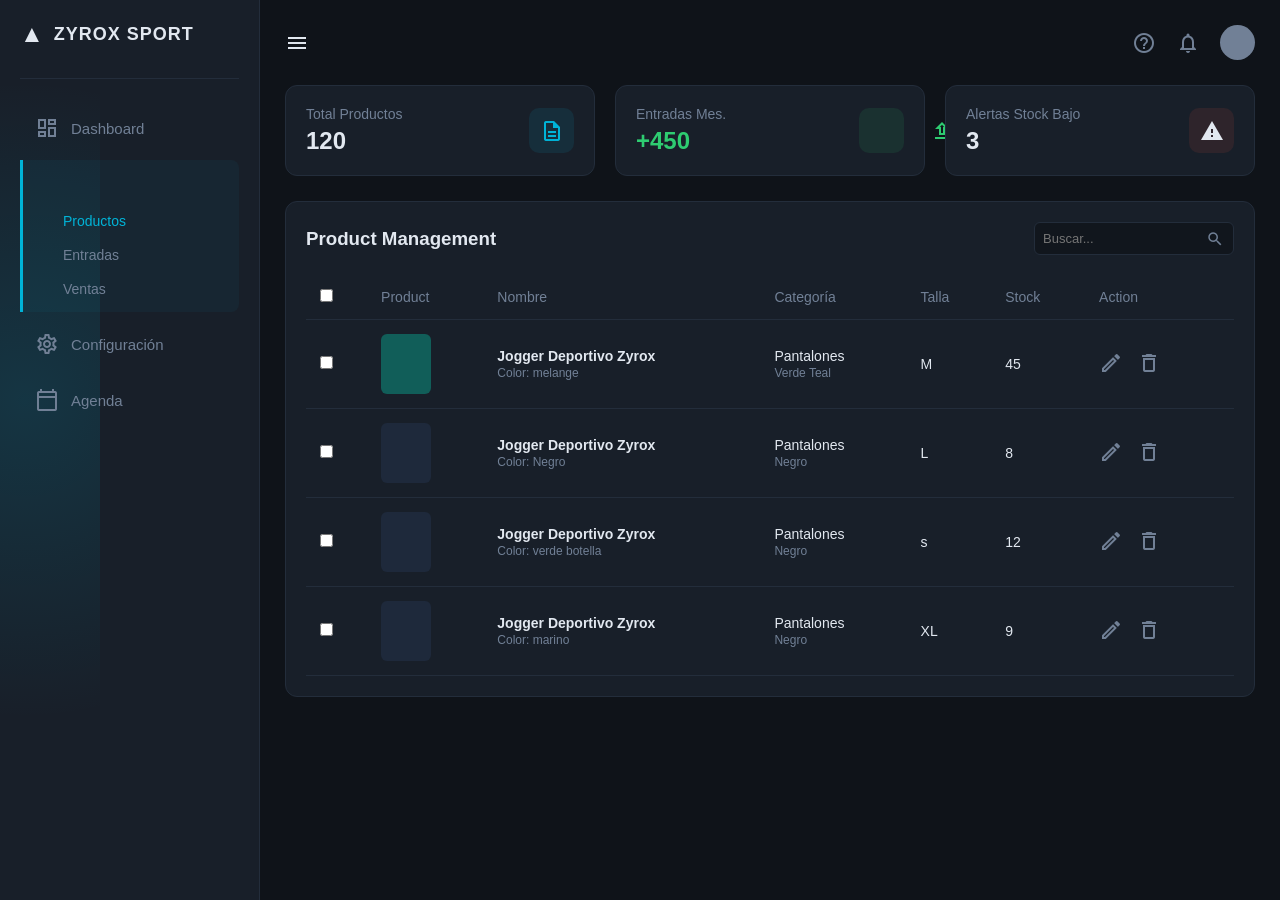
<file: index.html>
<!DOCTYPE html>
<html lang="es">
<head>
    <meta charset="UTF-8">
    <meta name="viewport" content="width=device-width, initial-scale=1.0">
    <title>Zyrox Sport - Inventario</title>
    <link rel="stylesheet" href="./style.css">
    <link href="https://fonts.googleapis.com/icon?family=Material+Icons+Outlined" rel="stylesheet">
</head>

<body>

    <div class="container">
        
        <aside class="sidebar">
            <div class="logo-container">
                <div class="logo-icon">▲</div>
                <h2>ZYROX SPORT</h2>
            </div>
            
            <nav class="menu">
                <a href="#" class="menu-item">
                    <span class="material-icons-outlined">dashboard</span> Dashboard
                </a>
                <div class="menu-group active">
                    <a href="#" class="menu-item main-group">
                        <span class="material-icons-outlined">inventory_2</span> Inventario
                        <span class="material-icons-outlined arrow">expand_more</span>
                    </a>
                    <div class="submenu">
                        <a href="#" class="submenu-item active">Productos</a>
                        <a href="#" class="submenu-item">Entradas</a>
                        <a href="#" class="submenu-item">Ventas</a>
                    </div>
                </div>
                <a href="#" class="menu-item">
                    <span class="material-icons-outlined">settings</span> Configuración
                </a>
                <a href="#" class="menu-item">
                    <span class="material-icons-outlined">calendar_today</span> Agenda
                </a>
            </nav>
        </aside>

        <main class="main-content">
            
            <header class="top-header">
                <span class="material-icons-outlined menu-toggle">menu</span>
                <div class="header-actions">
                    <span class="material-icons-outlined">help_outline</span>
                    <span class="material-icons-outlined">notifications</span>
                    <div class="user-avatar"></div>
                </div>
            </header>

            <section class="cards-grid">
                <div class="card">
                    <div class="card-info">
                        <p class="card-title">Total Productos</p>
                        <h3 class="card-value">120</h3>
                    </div>
                    <div class="card-icon blue">
                        <span class="material-icons-outlined">description</span>
                    </div>
                </div>
                <div class="card">
                    <div class="card-info">
                        <p class="card-title">Entradas Mes.</p>
                        <h3 class="card-value green">+450</h3>
                    </div>
                    <div class="card-icon green">
                        <span class="material-icons-outlined">file_upload</span>
                    </div>
                </div>
                <div class="card alert-card">
                    <div class="card-info">
                        <p class="card-title">Alertas Stock Bajo</p>
                        <h3 class="card-value red">3</h3>
                    </div>
                    <div class="card-icon red">
                        <span class="material-icons-outlined">warning</span>
                    </div>
                </div>
            </section>

            <section class="product-management">
                <div class="section-header">
                    <h3>Product Management</h3>
                    <div class="search-box">
                        <input type="text" placeholder="Buscar...">
                        <span class="material-icons-outlined">search</span>
                    </div>
                </div>

                <div class="table-container">
                    <table class="product-table">
                        <thead>
                            <tr>
                                <th><input type="checkbox"></th>
                                <th>Product</th>
                                <th>Nombre</th>
                                <th>Categoría</th>
                                <th>Talla</th>
                                <th>Stock</th>
                                <th>Action</th>
                            </tr>
                        </thead>
                        <tbody>
                            <tr>
                                <td><input type="checkbox"></td>
                                <td>
                                    <div class="product-img-placeholder teal-bg"></div>
                                </td>
                                <td>
                                    <strong>Jogger Deportivo Zyrox</strong><br>
                                    <span class="text-muted">Color: melange</span>
                                </td>
                                <td>Pantalones<br><span class="text-muted">Verde Teal</span></td>
                                <td>M</td>
                                <td>45</td>
                                <td>
                                    <span class="material-icons-outlined action-icon edit btn-editar">edit</span>
                                    <span class="material-icons-outlined action-icon delete">delete</span>
                                </td>
                            </tr>
                            <tr>
                                <td><input type="checkbox"></td>
                                <td>
                                    <div class="product-img-placeholder black-bg"></div>
                                </td>
                                <td>
                                    <strong>Jogger Deportivo Zyrox</strong><br>
                                    <span class="text-muted">Color: Negro</span>
                                </td>
                                <td>Pantalones<br><span class="text-muted">Negro</span></td>
                                <td>L</td>
                                <td>8</td>
                                <td>
                                    <span class="material-icons-outlined action-icon edit btn-editar">edit</span>
                                    <span class="material-icons-outlined action-icon delete">delete</span>
                                </td>
                            </tr>
                             <tr>
                                <td><input type="checkbox"></td>
                                <td>
                                    <div class="product-img-placeholder black-bg"></div>
                                </td>
                                <td>
                                    <strong>Jogger Deportivo Zyrox</strong><br>
                                    <span class="text-muted">Color: verde botella</span>
                                </td>
                                <td>Pantalones<br><span class="text-muted">Negro</span></td>
                                <td>s</td>
                                <td>12</td>
                                <td>
                                    <span class="material-icons-outlined action-icon edit btn-editar">edit</span>
                                    <span class="material-icons-outlined action-icon delete">delete</span>
                                </td>
                            </tr>
                             <tr>
                                <td><input type="checkbox"></td>
                                <td>
                                    <div class="product-img-placeholder black-bg"></div>
                                </td>
                                <td>
                                    <strong>Jogger Deportivo Zyrox</strong><br>
                                    <span class="text-muted">Color: marino</span>
                                </td>
                                <td>Pantalones<br><span class="text-muted">Negro</span></td>
                                <td>XL</td>
                                <td>9</td>
                                <td>
                                    <span class="material-icons-outlined action-icon edit btn-editar">edit</span>
                                    <span class="material-icons-outlined action-icon delete">delete</span>
                                </td>
                            </tr>
                        </tbody>    
                    </table>
                </div>
            </section>

            <div class="sale-modal">
                <div class="modal-header">
                    <h4>Registrar Venta</h4>
                    <<span class="material-icons-outlined close-icon btn-cerrar">close</span>
                </div>
                <div class="modal-body">
                    <div class="form-group">
                        <label>Producto ID</label>
                        <input type="text" value="Jogger Deportivo Zyrox 1000169559" readonly>
                    </div>
                    <div class="form-row">
                        <div class="form-group">
                            <label>Talla</label>
                            <select>
                                <option>M</option>
                                <option>L</option>
                                <option>S</option>
                            </select>
                        </div>
                        <div class="form-group">
                            <label>Cantidad</label>
                            <input type="number" value="3">
                        </div>
                    </div>
                    <div class="modal-footer">
                        <span class="stock-preview">Stock Actualizado: 42</span>
                    </div>
                </div>
            </div>

        </main>
    </div>

</body>
<script src="./script.js"></script>
</html>
</file>
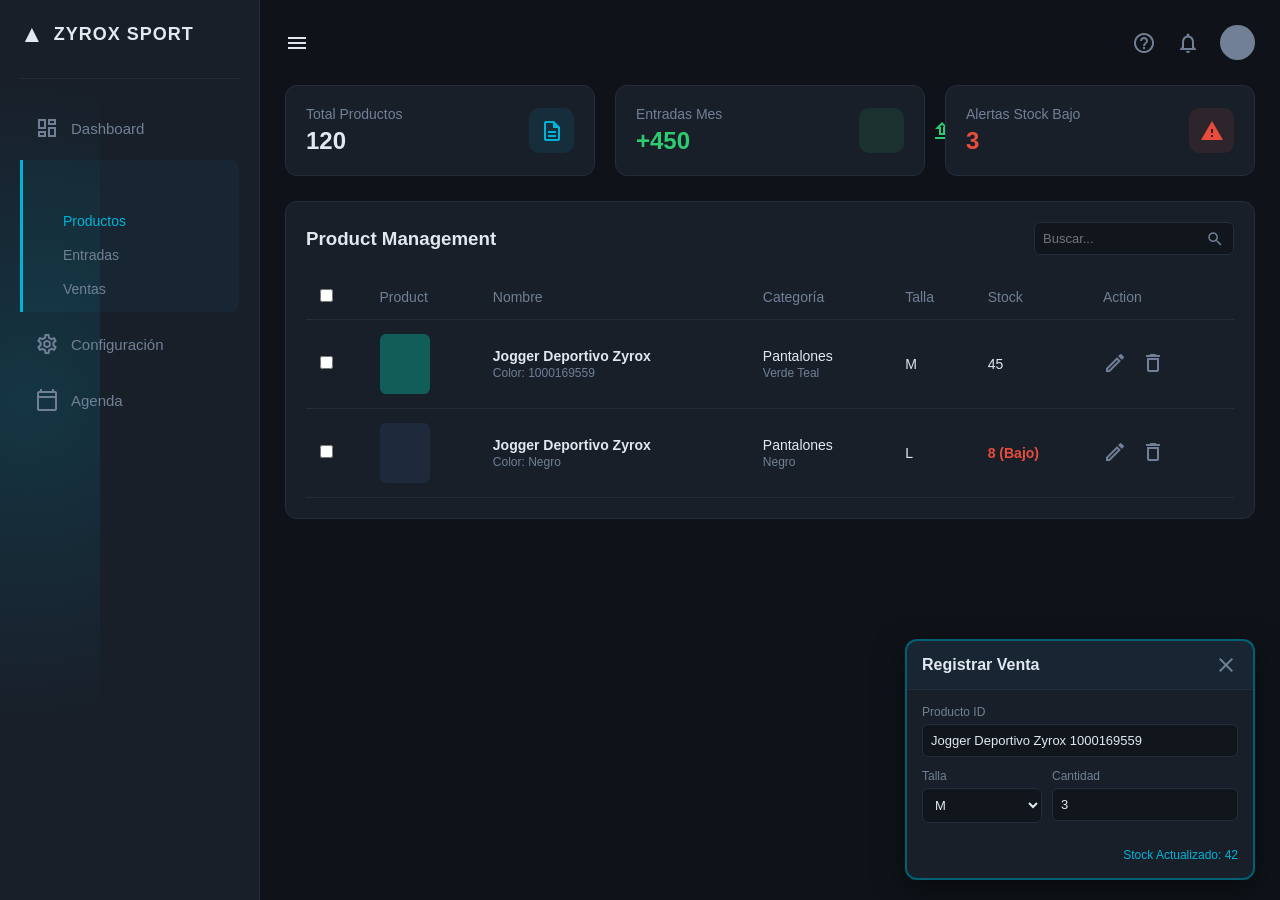
<file: estrutura.html>
<!DOCTYPE html>
<html lang="es">
<head>
    <meta charset="UTF-8">
    <meta name="viewport" content="width=device-width, initial-scale=1.0">
    <title>Zyrox Sport - Inventario</title>
    <link rel="stylesheet" href="./stylepricipal.css">
    <link href="https://fonts.googleapis.com/icon?family=Material+Icons+Outlined" rel="stylesheet">
</head>
<body>

    <div class="container">
        
        <aside class="sidebar">
            <div class="logo-container">
                <div class="logo-icon">▲</div>
                <h2>ZYROX SPORT</h2>
            </div>
            
            <nav class="menu">
                <a href="#" class="menu-item">
                    <span class="material-icons-outlined">dashboard</span> Dashboard
                </a>
                <div class="menu-group active">
                    <a href="#" class="menu-item main-group">
                        <span class="material-icons-outlined">inventory_2</span> Inventario
                        <span class="material-icons-outlined arrow">expand_more</span>
                    </a>
                    <div class="submenu">
                        <a href="#" class="submenu-item active">Productos</a>
                        <a href="#" class="submenu-item">Entradas</a>
                        <a href="#" class="submenu-item">Ventas</a>
                    </div>
                </div>
                <a href="#" class="menu-item">
                    <span class="material-icons-outlined">settings</span> Configuración
                </a>
                <a href="#" class="menu-item">
                    <span class="material-icons-outlined">calendar_today</span> Agenda
                </a>
            </nav>
        </aside>

        <main class="main-content">
            
            <header class="top-header">
                <span class="material-icons-outlined menu-toggle">menu</span>
                <div class="header-actions">
                    <span class="material-icons-outlined">help_outline</span>
                    <span class="material-icons-outlined">notifications</span>
                    <div class="user-avatar"></div>
                </div>
            </header>

            <section class="cards-grid">
                <div class="card">
                    <div class="card-info">
                        <p class="card-title">Total Productos</p>
                        <h3 class="card-value">120</h3>
                    </div>
                    <div class="card-icon blue">
                        <span class="material-icons-outlined">description</span>
                    </div>
                </div>
                <div class="card">
                    <div class="card-info">
                        <p class="card-title">Entradas Mes</p>
                        <h3 class="card-value green">+450</h3>
                    </div>
                    <div class="card-icon green">
                        <span class="material-icons-outlined">file_upload</span>
                    </div>
                </div>
                <div class="card alert-card">
                    <div class="card-info">
                        <p class="card-title">Alertas Stock Bajo</p>
                        <h3 class="card-value red">3</h3>
                    </div>
                    <div class="card-icon red">
                        <span class="material-icons-outlined">warning</span>
                    </div>
                </div>
            </section>

            <section class="product-management">
                <div class="section-header">
                    <h3>Product Management</h3>
                    <div class="search-box">
                        <input type="text" placeholder="Buscar...">
                        <span class="material-icons-outlined">search</span>
                    </div>
                </div>

                <div class="table-container">
                    <table class="product-table">
                        <thead>
                            <tr>
                                <th><input type="checkbox"></th>
                                <th>Product</th>
                                <th>Nombre</th>
                                <th>Categoría</th>
                                <th>Talla</th>
                                <th>Stock</th>
                                <th>Action</th>
                            </tr>
                        </thead>
                        <tbody>
                            <tr>
                                <td><input type="checkbox"></td>
                                <td>
                                    <div class="product-img-placeholder teal-bg"></div>
                                </td>
                                <td>
                                    <strong>Jogger Deportivo Zyrox</strong><br>
                                    <span class="text-muted">Color: 1000169559</span>
                                </td>
                                <td>Pantalones<br><span class="text-muted">Verde Teal</span></td>
                                <td>M</td>
                                <td>45</td>
                                <td>
                                    <span class="material-icons-outlined action-icon edit">edit</span>
                                    <span class="material-icons-outlined action-icon delete">delete</span>
                                </td>
                            </tr>
                            <tr>
                                <td><input type="checkbox"></td>
                                <td>
                                    <div class="product-img-placeholder black-bg"></div>
                                </td>
                                <td>
                                    <strong>Jogger Deportivo Zyrox</strong><br>
                                    <span class="text-muted">Color: Negro</span>
                                </td>
                                <td>Pantalones<br><span class="text-muted">Negro</span></td>
                                <td>L</td>
                                <td class="text-danger">8 (Bajo)</td>
                                <td>
                                    <span class="material-icons-outlined action-icon edit">edit</span>
                                    <span class="material-icons-outlined action-icon delete">delete</span>
                                </td>
                            </tr>
                        </tbody>
                    </table>
                </div>
            </section>

            <div class="sale-modal">
                <div class="modal-header">
                    <h4>Registrar Venta</h4>
                    <span class="material-icons-outlined close-icon">close</span>
                </div>
                <div class="modal-body">
                    <div class="form-group">
                        <label>Producto ID</label>
                        <input type="text" value="Jogger Deportivo Zyrox 1000169559" readonly>
                    </div>
                    <div class="form-row">
                        <div class="form-group">
                            <label>Talla</label>
                            <select>
                                <option>M</option>
                                <option>L</option>
                                <option>S</option>
                            </select>
                        </div>
                        <div class="form-group">
                            <label>Cantidad</label>
                            <input type="number" value="3">
                        </div>
                    </div>
                    <div class="modal-footer">
                        <span class="stock-preview">Stock Actualizado: 42</span>
                    </div>
                </div>
            </div>

        </main>
    </div>

</body>
</html>
</file>
<file: style.css>
/* ==========================================================================
   1. VARIABLES DE COLORES (Edita aquí para cambiar los tonos del sistema)
   ========================================================================== */
:root {
    --bg-main: #0f1319;       /* Fondo general de la aplicación */
    --bg-card: #181f29;       /* Fondo de tarjetas, tablas y barra lateral */
    --bg-input: #11161d;      /* Fondo de los campos de texto e inputs */
    --text-main: #e2e8f0;     /* Color de texto principal (blanco grisáceo) */
    --text-muted: #718096;    /* Color de texto secundario o secundario */
    --accent-blue: #00b4d8;   /* Azul neón para elementos activos e iconos */
    --accent-green: #2ecc71;  /* Verde para entradas positivas */
    --border-color: #232d3b;  /* Color de las líneas divisorias */
}

/* Reset básico */
* {
    margin: 0;
    padding: 0;
    box-sizing: border-box;
    font-family: 'Segoe UI', Tahoma, Geneva, Verdana, sans-serif;
}

body {
    background-color: var(--bg-main);
    color: var(--text-main);
    min-height: 100vh;
}

/* Contenedor Grid para separar Sidebar de Main Content */
.container {
    display: grid;
    grid-template-columns: 260px 1fr;
    min-height: 100vh;
}

/* ==========================================================================
   2. ESTILOS DE LA BARRA LATERAL (SIDEBAR)
   ========================================================================== */
.sidebar {
    background-color: var(--bg-card);
    border-right: 1px solid var(--border-color);
    padding: 20px;
    display: flex;
    flex-direction: column;
    position: relative;
    overflow: hidden;
}

/* Efecto de rayo/neón azul de fondo inspirado en tu imagen */
.sidebar::before {
    content: '';
    position: absolute;
    top: -50px;
    left: -50px;
    width: 150px;
    height: 100%;
    background: radial-gradient(circle, rgba(0,180,216,0.15) 0%, transparent 70%);
    z-index: 1;
    pointer-events: none;
}

.logo-container {
    display: flex;
    align-items: center;
    gap: 10px;
    padding-bottom: 30px;
    border-bottom: 1px solid var(--border-color);
    z-index: 2;
}

.logo-icon {
    font-size: 24px;
    color: var(--text-main);
}

.logo-container h2 {
    font-size: 18px;
    letter-spacing: 1px;
}

/* Elementos del Menú */
.menu {
    margin-top: 25px;
    display: flex;
    flex-direction: column;
    gap: 8px;
    z-index: 2;
}

.menu-item {
    display: flex;
    align-items: center;
    gap: 12px;
    color: var(--text-muted);
    text-decoration: none;
    padding: 12px 15px;
    border-radius: 8px;
    font-size: 15px;
    transition: all 0.3s ease;
}

.menu-item:hover {
    color: var(--text-main);
    background-color: rgba(255, 255, 255, 0.05);
}

/* Grupo del menú que está activo (Inventario) */
.menu-group.active {
    background-color: rgba(0, 180, 216, 0.05);
    border-left: 3px solid var(--accent-blue);
    border-radius: 0 8px 8px 0;
}

.menu-group.active .main-group {
    color: var(--accent-blue);
    font-weight: 600;
}

.arrow {
    margin-left: auto;
}

/* Submenú interno */
.submenu {
    padding-left: 40px;
    display: flex;
    flex-direction: column;
    gap: 8px;
    margin-bottom: 10px;
}

.submenu-item {
    color: var(--text-muted);
    text-decoration: none;
    font-size: 14px;
    padding: 5px 0;
}

.submenu-item.active {
    color: var(--accent-blue);
}

/* ==========================================================================
   3. PANEL PRINCIPAL Y BARRA SUPERIOR
   ========================================================================== */
.main-content {
    padding: 25px;
    display: flex;
    flex-direction: column;
    gap: 25px;
    position: relative;
}

.top-header {
    display: flex;
    justify-content: space-between;
    align-items: center;
}

.menu-toggle {
    cursor: pointer;
    font-size: 28px;
}

.header-actions {
    display: flex;
    align-items: center;
    gap: 20px;
    color: var(--text-muted);
}

.header-actions span {
    cursor: pointer;
}

.user-avatar {
    width: 35px;
    height: 35px;
    background-color: var(--text-muted);
    border-radius: 50%;
}

/* ==========================================================================
   4. TARJETAS INFORMATIVAS (KPI CARDS)
   ========================================================================== */
.cards-grid {
    display: grid;
    grid-template-columns: repeat(auto-fit, minmax(220px, 1fr));
    gap: 20px;
}

.card {
    background-color: var(--bg-card);
    border: 1px solid var(--border-color);
    padding: 20px;
    border-radius: 12px;
    display: flex;
    justify-content: space-between;
    align-items: center;
}

.card-title {
    color: var(--text-muted);
    font-size: 14px;
    margin-bottom: 5px;
}

.card-value {
    font-size: 24px;
    font-weight: bold;
}

.card-icon {
    width: 45px;
    height: 45px;
    border-radius: 10px;
    display: flex;
    align-items: center;
    justify-content: center;
}

/* Colores dinámicos para los iconos de las tarjetas */
.card-icon.blue { background-color: rgba(0, 180, 216, 0.1); color: var(--accent-blue); }
.card-icon.green { background-color: rgba(46, 204, 113, 0.1); color: var(--accent-green); }
.card-icon.red { background-color: rgba(231, 76, 60, 0.1); color: var(--accent-red); }

.green { color: var(--accent-green); }
.red { color: var(--accent-red); }

/* ==========================================================================
   5. SECCIÓN DE ADMINISTRACIÓN Y TABLA DE PRODUCTOS
   ========================================================================== */
.product-management {
    background-color: var(--bg-card);
    border: 1px solid var(--border-color);
    border-radius: 12px;
    padding: 20px;
}

.section-header {
    display: flex;
    justify-content: space-between;
    align-items: center;
    margin-bottom: 20px;
}

/* Buscador */
.search-box {
    position: relative;
    display: flex;
    align-items: center;
}

.search-box input {
    background-color: var(--bg-input);
    border: 1px solid var(--border-color);
    color: var(--text-main);
    padding: 8px 35px 8px 12px;
    border-radius: 6px;
    outline: none;
    width: 200px;
}

.search-box span {
    position: absolute;
    right: 10px;
    color: var(--text-muted);
    font-size: 18px;
}

/* Tabla Estilos */
.table-container {
    overflow-x: auto;
}

.product-table {
    width: 100%;
    border-collapse: collapse;
    text-align: left;
}

.product-table th, .product-table td {
    padding: 14px;
    border-bottom: 1px solid var(--border-color);
    font-size: 14px;
}

.product-table th {
    color: var(--text-muted);
    font-weight: 500;
}

/* Marcadores de posición para las imágenes de los joggers */
.product-img-placeholder {
    width: 50px;
    height: 60px;
    border-radius: 6px;
}
.teal-bg { background-color: #115e59; } /* Color de fondo simulación verde teal */
.black-bg { background-color: #1e293b; } /* Color de fondo simulación negro */

.text-muted { color: var(--text-muted); font-size: 12px; }
.text-danger { color: var(--accent-red); font-weight: bold; }

/* Iconos de acción (Editar / Eliminar) */
.action-icon {
    cursor: pointer;
    margin-right: 10px;
    font-size: 18px;
    color: var(--text-muted);
    transition: color 0.2s;
}

.action-icon.edit:hover { color: var(--accent-blue); }
.action-icon.delete:hover { color: var(--accent-red); }

/* ==========================================================================
   6. VENTANA FLOTANTE (REGISTRAR VENTA MODAL)
   ========================================================================== */
.sale-modal {
    position: absolute;
    bottom: 20px;
    right: 25px;
    width: 350px;
    background-color: var(--bg-card);
    border: 2px solid #005f73;
    border-radius: 12px;
    box-shadow: 0 10px 30px rgba(0,0,0,0.5);
    z-index: 10;
    
    display: none; /* 1. Inicia oculto */
}

.sale-modal.show {
    display: block; /* 2. JavaScript activa esto para mostrarlo */
}

.modal-header {
    background-color: rgba(0, 180, 216, 0.05);
    padding: 12px 15px;
    display: flex;
    justify-content: space-between;
    align-items: center;
    border-bottom: 1px solid var(--border-color);
}

.close-icon {
    cursor: pointer;
    font-size: 16px;
    color: var(--text-muted);
}

.modal-body {
    padding: 15px;
}

.form-group {
    display: flex;
    flex-direction: column;
    gap: 5px;
    margin-bottom: 12px;
}

.form-row {
    display: grid;
    grid-template-columns: 1fr 1fr;
    gap: 10px;
}

label {
    font-size: 12px;
    color: var(--text-muted);
}

/* Campos de entrada del Formulario */
input[type="text"], input[type="number"], select {
    background-color: var(--bg-input);
    border: 1px solid var(--border-color);
    color: var(--text-main);
    padding: 8px;
    border-radius: 6px;
    outline: none;
    font-size: 13px;
}

.modal-footer {
    margin-top: 10px;
    text-align: right;
}

.stock-preview {
    font-size: 12px;
    color: var(--accent-blue);
    font-weight: 500;
}
</file>
<file: stylepricipal.css>
/* ==========================================================================
   1. VARIABLES DE COLORES (Edita aquí para cambiar los tonos del sistema)
   ========================================================================== */
:root {
    --bg-main: #0f1319;       /* Fondo general de la aplicación */
    --bg-card: #181f29;       /* Fondo de tarjetas, tablas y barra lateral */
    --bg-input: #11161d;      /* Fondo de los campos de texto e inputs */
    --text-main: #e2e8f0;     /* Color de texto principal (blanco grisáceo) */
    --text-muted: #718096;    /* Color de texto secundario o secundario */
    --accent-blue: #00b4d8;   /* Azul neón para elementos activos e iconos */
    --accent-green: #2ecc71;  /* Verde para entradas positivas */
    --accent-red: #e74c3c;    /* Rojo para alertas y stock bajo */
    --border-color: #232d3b;  /* Color de las líneas divisorias */
}

/* Reset básico */
* {
    margin: 0;
    padding: 0;
    box-sizing: border-box;
    font-family: 'Segoe UI', Tahoma, Geneva, Verdana, sans-serif;
}

body {
    background-color: var(--bg-main);
    color: var(--text-main);
    min-height: 100vh;
}

/* Contenedor Grid para separar Sidebar de Main Content */
.container {
    display: grid;
    grid-template-columns: 260px 1fr;
    min-height: 100vh;
}

/* ==========================================================================
   2. ESTILOS DE LA BARRA LATERAL (SIDEBAR)
   ========================================================================== */
.sidebar {
    background-color: var(--bg-card);
    border-right: 1px solid var(--border-color);
    padding: 20px;
    display: flex;
    flex-direction: column;
    position: relative;
    overflow: hidden;
}

/* Efecto de rayo/neón azul de fondo inspirado en tu imagen */
.sidebar::before {
    content: '';
    position: absolute;
    top: -50px;
    left: -50px;
    width: 150px;
    height: 100%;
    background: radial-gradient(circle, rgba(0,180,216,0.15) 0%, transparent 70%);
    z-index: 1;
    pointer-events: none;
}

.logo-container {
    display: flex;
    align-items: center;
    gap: 10px;
    padding-bottom: 30px;
    border-bottom: 1px solid var(--border-color);
    z-index: 2;
}

.logo-icon {
    font-size: 24px;
    color: var(--text-main);
}

.logo-container h2 {
    font-size: 18px;
    letter-spacing: 1px;
}

/* Elementos del Menú */
.menu {
    margin-top: 25px;
    display: flex;
    flex-direction: column;
    gap: 8px;
    z-index: 2;
}

.menu-item {
    display: flex;
    align-items: center;
    gap: 12px;
    color: var(--text-muted);
    text-decoration: none;
    padding: 12px 15px;
    border-radius: 8px;
    font-size: 15px;
    transition: all 0.3s ease;
}

.menu-item:hover {
    color: var(--text-main);
    background-color: rgba(255, 255, 255, 0.05);
}

/* Grupo del menú que está activo (Inventario) */
.menu-group.active {
    background-color: rgba(0, 180, 216, 0.05);
    border-left: 3px solid var(--accent-blue);
    border-radius: 0 8px 8px 0;
}

.menu-group.active .main-group {
    color: var(--accent-blue);
    font-weight: 600;
}

.arrow {
    margin-left: auto;
}

/* Submenú interno */
.submenu {
    padding-left: 40px;
    display: flex;
    flex-direction: column;
    gap: 8px;
    margin-bottom: 10px;
}

.submenu-item {
    color: var(--text-muted);
    text-decoration: none;
    font-size: 14px;
    padding: 5px 0;
}

.submenu-item.active {
    color: var(--accent-blue);
}

/* ==========================================================================
   3. PANEL PRINCIPAL Y BARRA SUPERIOR
   ========================================================================== */
.main-content {
    padding: 25px;
    display: flex;
    flex-direction: column;
    gap: 25px;
    position: relative;
}

.top-header {
    display: flex;
    justify-content: space-between;
    align-items: center;
}

.menu-toggle {
    cursor: pointer;
    font-size: 28px;
}

.header-actions {
    display: flex;
    align-items: center;
    gap: 20px;
    color: var(--text-muted);
}

.header-actions span {
    cursor: pointer;
}

.user-avatar {
    width: 35px;
    height: 35px;
    background-color: var(--text-muted);
    border-radius: 50%;
}

/* ==========================================================================
   4. TARJETAS INFORMATIVAS (KPI CARDS)
   ========================================================================== */
.cards-grid {
    display: grid;
    grid-template-columns: repeat(auto-fit, minmax(220px, 1fr));
    gap: 20px;
}

.card {
    background-color: var(--bg-card);
    border: 1px solid var(--border-color);
    padding: 20px;
    border-radius: 12px;
    display: flex;
    justify-content: space-between;
    align-items: center;
}

.card-title {
    color: var(--text-muted);
    font-size: 14px;
    margin-bottom: 5px;
}

.card-value {
    font-size: 24px;
    font-weight: bold;
}

.card-icon {
    width: 45px;
    height: 45px;
    border-radius: 10px;
    display: flex;
    align-items: center;
    justify-content: center;
}

/* Colores dinámicos para los iconos de las tarjetas */
.card-icon.blue { background-color: rgba(0, 180, 216, 0.1); color: var(--accent-blue); }
.card-icon.green { background-color: rgba(46, 204, 113, 0.1); color: var(--accent-green); }
.card-icon.red { background-color: rgba(231, 76, 60, 0.1); color: var(--accent-red); }

.green { color: var(--accent-green); }
.red { color: var(--accent-red); }

/* ==========================================================================
   5. SECCIÓN DE ADMINISTRACIÓN Y TABLA DE PRODUCTOS
   ========================================================================== */
.product-management {
    background-color: var(--bg-card);
    border: 1px solid var(--border-color);
    border-radius: 12px;
    padding: 20px;
}

.section-header {
    display: flex;
    justify-content: space-between;
    align-items: center;
    margin-bottom: 20px;
}

/* Buscador */
.search-box {
    position: relative;
    display: flex;
    align-items: center;
}

.search-box input {
    background-color: var(--bg-input);
    border: 1px solid var(--border-color);
    color: var(--text-main);
    padding: 8px 35px 8px 12px;
    border-radius: 6px;
    outline: none;
    width: 200px;
}

.search-box span {
    position: absolute;
    right: 10px;
    color: var(--text-muted);
    font-size: 18px;
}

/* Tabla Estilos */
.table-container {
    overflow-x: auto;
}

.product-table {
    width: 100%;
    border-collapse: collapse;
    text-align: left;
}

.product-table th, .product-table td {
    padding: 14px;
    border-bottom: 1px solid var(--border-color);
    font-size: 14px;
}

.product-table th {
    color: var(--text-muted);
    font-weight: 500;
}

/* Marcadores de posición para las imágenes de los joggers */
.product-img-placeholder {
    width: 50px;
    height: 60px;
    border-radius: 6px;
}
.teal-bg { background-color: #115e59; } /* Color de fondo simulación verde teal */
.black-bg { background-color: #1e293b; } /* Color de fondo simulación negro */

.text-muted { color: var(--text-muted); font-size: 12px; }
.text-danger { color: var(--accent-red); font-weight: bold; }

/* Iconos de acción (Editar / Eliminar) */
.action-icon {
    cursor: pointer;
    margin-right: 10px;
    font-size: 18px;
    color: var(--text-muted);
    transition: color 0.2s;
}

.action-icon.edit:hover { color: var(--accent-blue); }
.action-icon.delete:hover { color: var(--accent-red); }

/* ==========================================================================
   6. VENTANA FLOTANTE (REGISTRAR VENTA MODAL)
   ========================================================================== */
.sale-modal {
    position: absolute;
    bottom: 20px;
    right: 25px;
    width: 350px;
    background-color: var(--bg-card);
    border: 2px solid #005f73; /* Borde cian oscuro destacado */
    border-radius: 12px;
    box-shadow: 0 10px 30px rgba(0,0,0,0.5);
    z-index: 10;
}

.modal-header {
    background-color: rgba(0, 180, 216, 0.05);
    padding: 12px 15px;
    display: flex;
    justify-content: space-between;
    align-items: center;
    border-bottom: 1px solid var(--border-color);
}

.close-icon {
    cursor: pointer;
    font-size: 16px;
    color: var(--text-muted);
}

.modal-body {
    padding: 15px;
}

.form-group {
    display: flex;
    flex-direction: column;
    gap: 5px;
    margin-bottom: 12px;
}

.form-row {
    display: grid;
    grid-template-columns: 1fr 1fr;
    gap: 10px;
}

label {
    font-size: 12px;
    color: var(--text-muted);
}

/* Campos de entrada del Formulario */
input[type="text"], input[type="number"], select {
    background-color: var(--bg-input);
    border: 1px solid var(--border-color);
    color: var(--text-main);
    padding: 8px;
    border-radius: 6px;
    outline: none;
    font-size: 13px;
}

.modal-footer {
    margin-top: 10px;
    text-align: right;
}

.stock-preview {
    font-size: 12px;
    color: var(--accent-blue);
    font-weight: 500;
}
</file>
